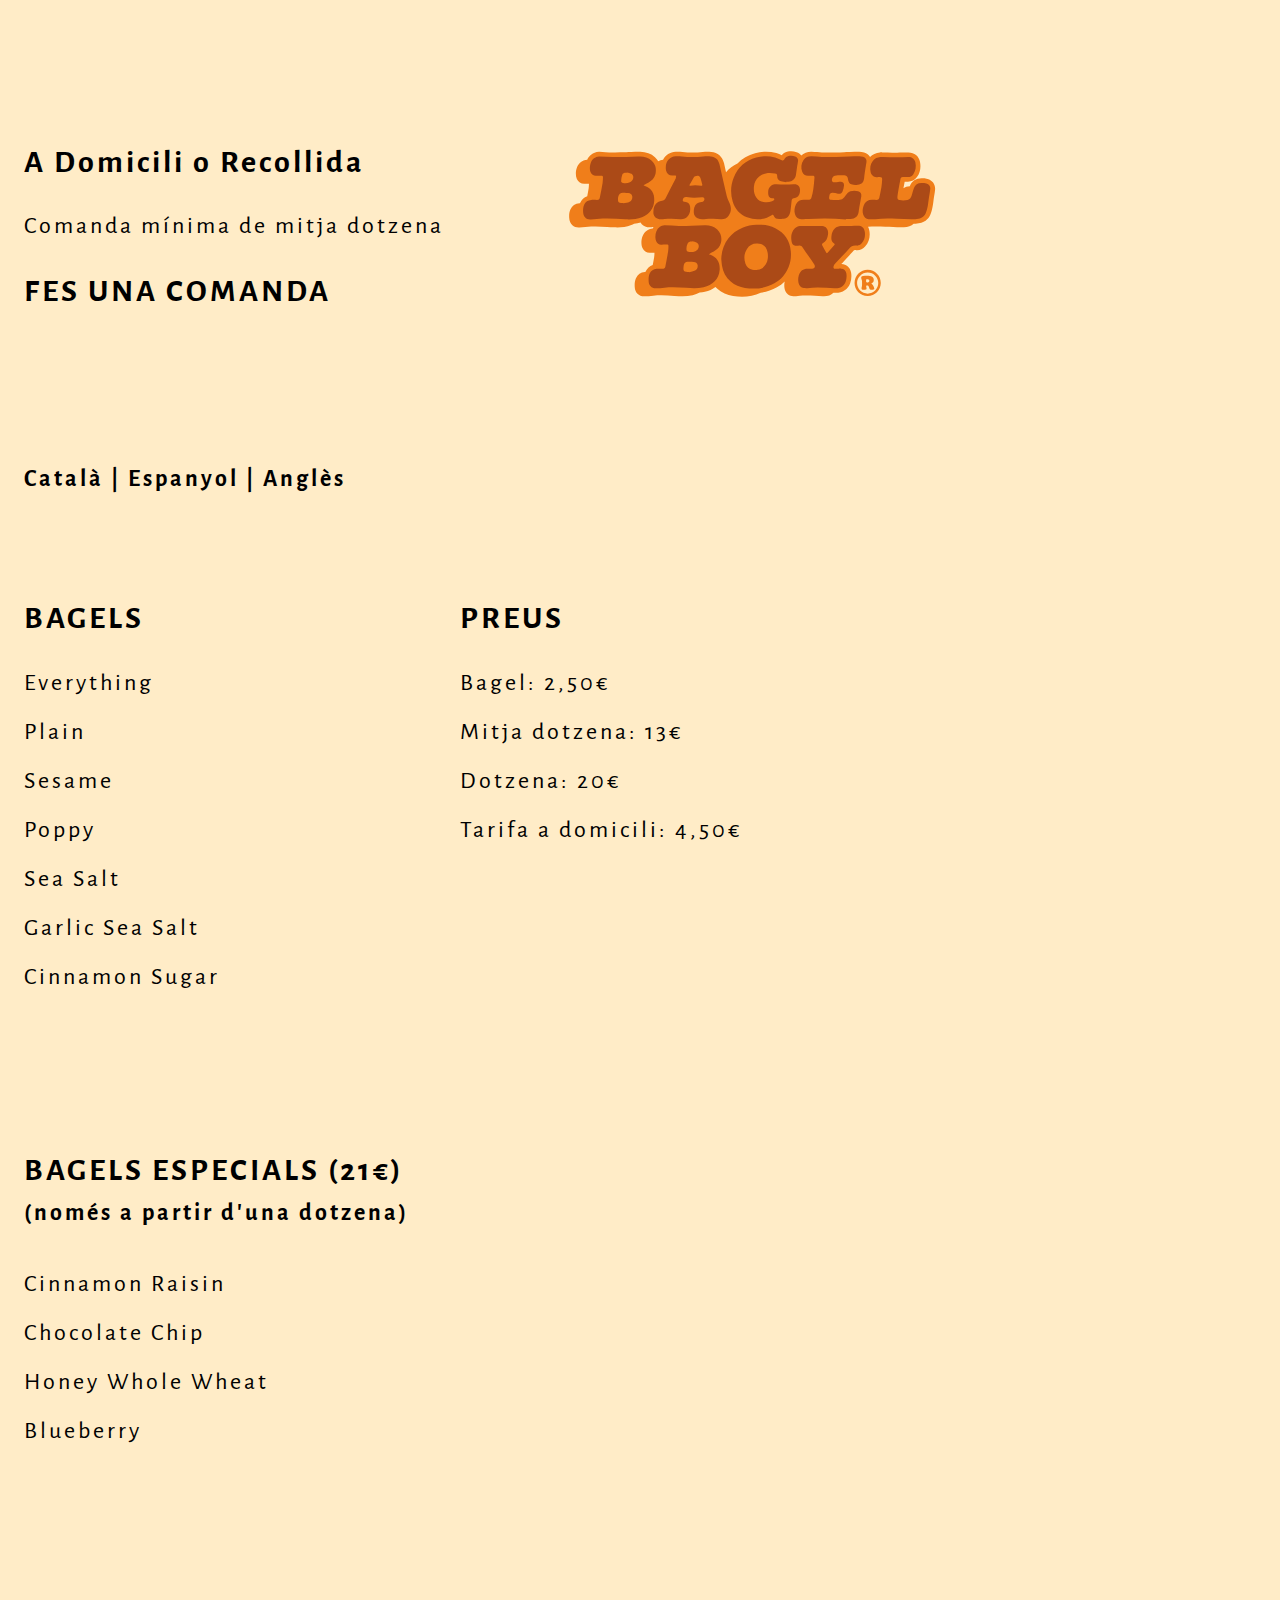
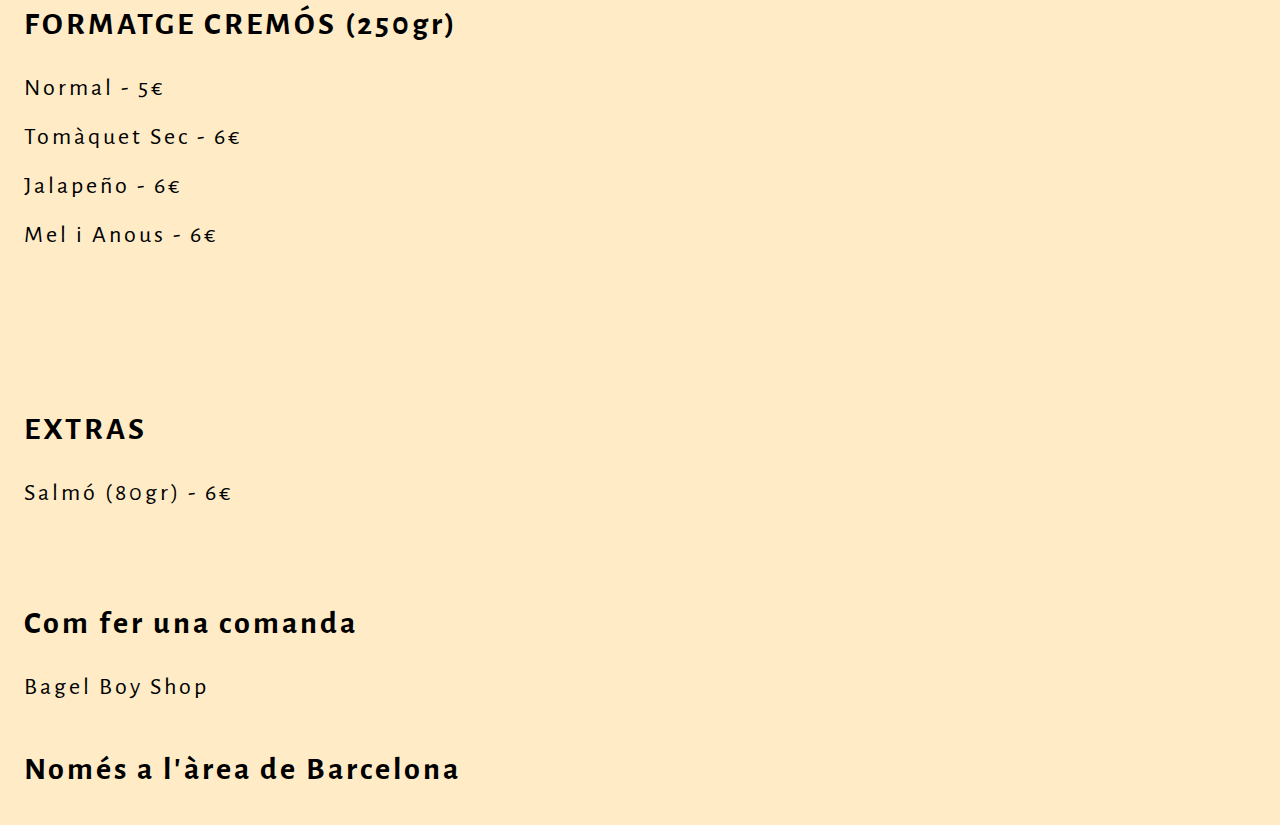
<file: index.html>
<!DOCTYPE html>
<html lang="ca">
  <head>
      <meta charset="UTF-8">
      <meta name="viewport" content="width=device-width, initial-scale=1.0">
      <title> Bagel Boy </title>
      <meta name="description" content="Serving NY style bagels in Barcelona">
      <link rel="icon" href="/documents/logo bagel boy profile sin circulo.jpg" type="image/svg">
      <link rel="stylesheet" href="/css/html.css">
      <link rel="preconnect" href="https://fonts.googleapis.com">
      <link rel="preconnect" href="https://fonts.gstatic.com" crossorigin>
      <link href="https://fonts.googleapis.com/css2?family=Alegreya+Sans:wght@400;700&display=swap" rel="stylesheet"> 
  </head>
</html>
<body>
  <div class="body">
    <div class="top-of-page">
      <div class="title">
        <h1>A Domicili o Recollida</h1>
        <p>Comanda mínima de mitja dotzena</p>
        <h1 class="button">
          <a href="https://www.bagelboycoshop.com">FES UNA COMANDA</a>
        </h1>
      </div>
      <div class="title-logo">
        <div class="img">
          <a href="https://www.instagram.com/bagelboyco/"><img src="/documents/Bagelboylogo2025.svg"></a>
        </div>
      </div>
    </div>
    <div class="language">
      <h2>
        <a href='/index.html'>Català</a> | 
        <a href='/html-es/index.html'>Espanyol</a> | 
        <a href='/html-en/index.html'>Anglès</a>
      </h2>
    </div>
    <div class="menu">
      <div class="bagels">
        <h1>BAGELS</h1>
        <p><a href="https://www.bagelboycoshop.com/shop-1/p/everything">Everything</a></p>
        <p><a href="https://www.bagelboycoshop.com/shop-1/p/plain">Plain</a></p>
        <p><a href="https://www.bagelboycoshop.com/shop-1/p/sesame">Sesame</a></p>
        <p><a href="https://www.bagelboycoshop.com/shop-1/p/poppy">Poppy</a></p>
        <p><a href="https://www.bagelboycoshop.com/shop-1/p/sea-salt">Sea Salt</a></p>
        <p><a href="https://www.bagelboycoshop.com/shop-1/p/garlic-sea-salt">Garlic Sea Salt</a></p>
        <p><a href="https://www.bagelboycoshop.com/shop-1/p/cinnamon-sugar">Cinnamon Sugar</a></p>
      </div>
      <div class="prices">
        <h1>PREUS</h1>
        <p>Bagel: 2,50€</p>
        <p>Mitja dotzena: 13€</p>
        <p>Dotzena: 20€</p>
        <p>Tarifa a domicili: 4,50€</p>
      </div>
    </div>
    <div class="special-bagels">
      <div class="bagels">
        <h1>BAGELS ESPECIALS (21€)<p>(només a partir d'una dotzena)</p></h1>
        <p><a href="https://www.bagelboycoshop.com/shop-1/p/cinnamon-raisin">Cinnamon Raisin</a></p>
        <p><a href="https://www.bagelboycoshop.com/shop-1/p/chocolate-chip">Chocolate Chip</a></p>
        <p><a href="https://www.bagelboycoshop.com/shop-1/p/honey-whole-wheat">Honey Whole Wheat</a></p>
        <p><a href="https://www.bagelboycoshop.com/shop-1/p/blueberry">Blueberry</a></p>
      </div>
    </div>
    <div class="special-bagels">
      <div class="bagels">
        <h1>FORMATGE CREMÓS (250gr)</h1>
        <p><a href="https://www.bagelboycoshop.com/shop-1/p/plain-cream-cheese">Normal - 5€</a></p>
        <p><a href="https://www.bagelboycoshop.com/shop-1/p/sun-dried-tomato-cream-cheese">Tomàquet Sec - 6€</a></p>
        <p><a href="https://www.bagelboycoshop.com/shop-1/p/jalapeno-cream-cheese">Jalapeño - 6€</a></p>
        <p><a href="https://www.bagelboycoshop.com/shop-1/p/honey-walnut-cream-cheese">Mel i Anous - 6€</a></p>
      </div>
    </div>
    <div class="special-bagels">
      <div class="bagels">
        <h1>EXTRAS</h1>
        <p>Salmó (80gr) - 6€</p>
      </div>
    </div>
    <div class="order">
      <h1>Com fer una comanda</h1>
    </div>
    <div class="contact">
      <p>
        <a href="https://www.instagram.com/bagelboyco/">Bagel Boy Shop</a>
      </p>
    </div>
    <div class="footer">
      <h1>Només a l'àrea de Barcelona</h1>
    </div>
  </div>
</body>
</file>
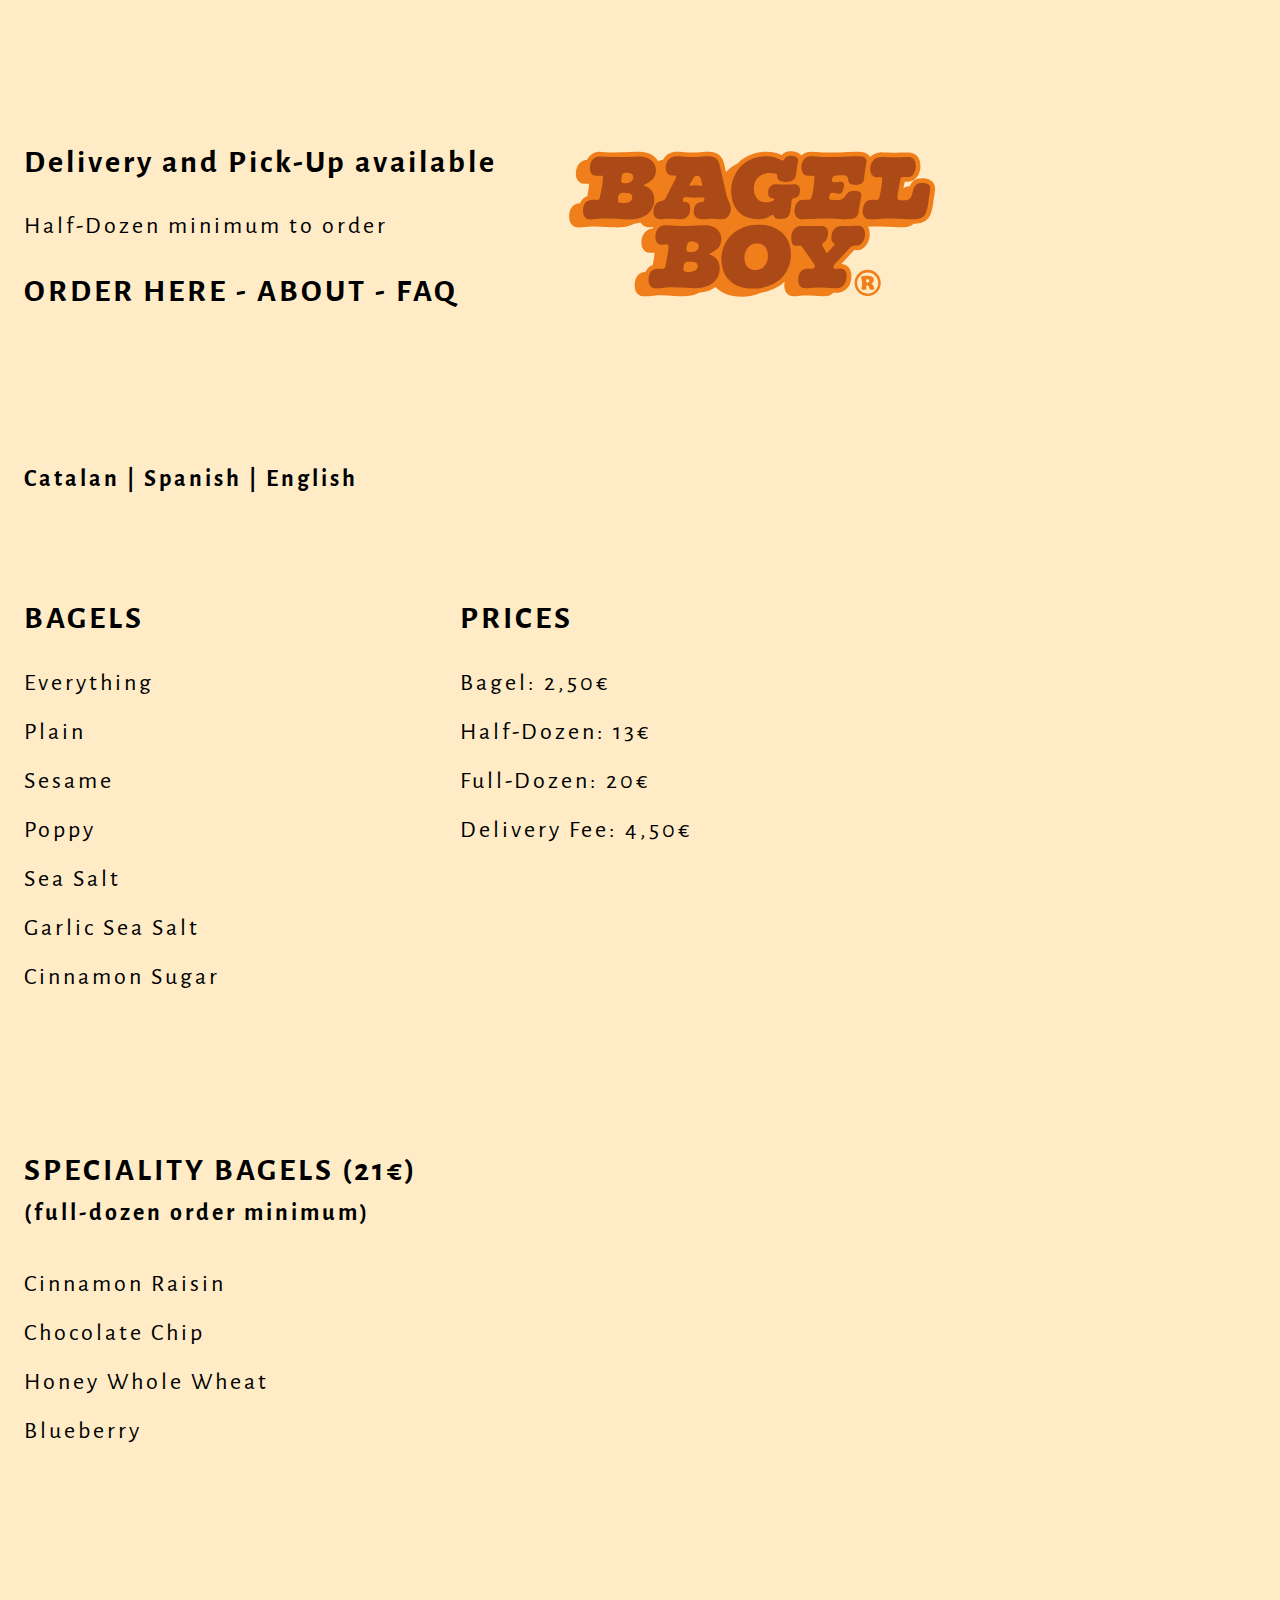
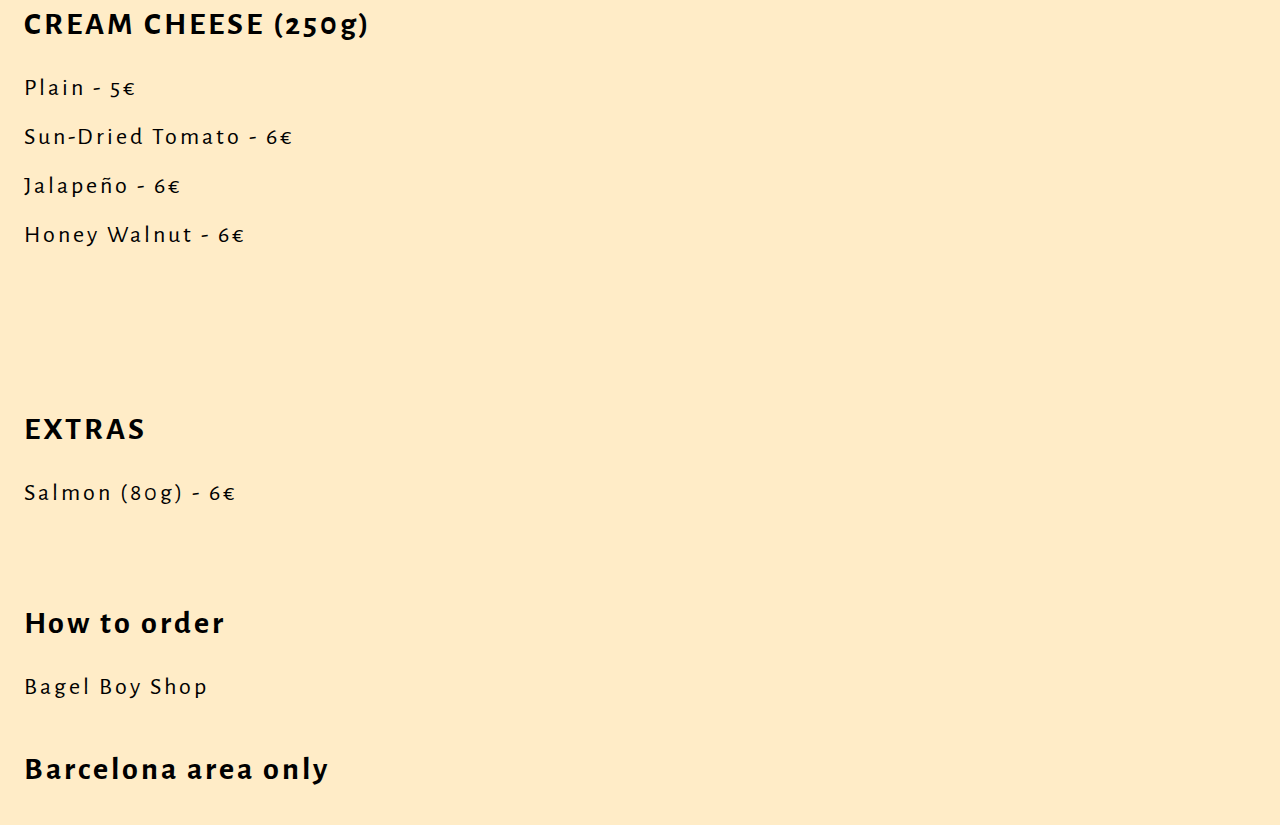
<file: html-en/index.html>
<!DOCTYPE html>
<html lang="en">
  <head>
      <meta charset="UTF-8">
      <meta name="viewport" content="width=device-width, initial-scale=1.0">
      <title> Bagel Boy </title>
      <meta name="description" content="Serving NYC style bagels in Barcelona">
      <link rel="icon" href="/documents/logo bagel boy profile sin circulo.jpg" type="image/svg">
      <link rel="stylesheet" href="/css/html.css">
      <link rel="preconnect" href="https://fonts.googleapis.com">
      <link rel="preconnect" href="https://fonts.gstatic.com" crossorigin>
      <link href="https://fonts.googleapis.com/css2?family=Alegreya+Sans:wght@400;700&display=swap" rel="stylesheet">
  </head>
</html>
<body>
  <div class="body">
    <div class="top-of-page">
      <div class="title">
        <h1>Delivery and Pick-Up available</h1>
        <p>Half-Dozen minimum to order</p>
        <h1 class="button">
          <a href="https://www.bagelboycoshop.com">ORDER HERE</a> - <a href='about-en.html'>ABOUT</a> - <a href='FAQ-en.html'>FAQ</a>
        </h1>
      </div>
      <div class="title-logo">
        <div class="img">
          <a href="https://www.instagram.com/bagelboyco/"><img src="/documents/Bagelboylogo2025.svg"></a>
        </div>
      </div>
    </div>
    <div class="language">
      <h2>
        <a href='/index.html'>Catalan</a> | 
        <a href='/html-es/index.html'>Spanish</a> | 
        <a href='/html-en/index.html'>English</a>
      </h2>
    </div>
    <div class="menu">
      <div class="bagels">
        <h1>BAGELS</h1>
        <p><a href="https://www.bagelboycoshop.com/shop-1/p/everything">Everything</a></p>
        <p><a href="https://www.bagelboycoshop.com/shop-1/p/plain">Plain</a></p>
        <p><a href="https://www.bagelboycoshop.com/shop-1/p/sesame">Sesame</a></p>
        <p><a href="https://www.bagelboycoshop.com/shop-1/p/poppy">Poppy</a></p>
        <p><a href="https://www.bagelboycoshop.com/shop-1/p/sea-salt">Sea Salt</a></p>
        <p><a href="https://www.bagelboycoshop.com/shop-1/p/garlic-sea-salt">Garlic Sea Salt</a></p>
        <p><a href="https://www.bagelboycoshop.com/shop-1/p/cinnamon-sugar">Cinnamon Sugar</a></p>
      </div>
      <div class="prices">
        <h1>PRICES</h1>
        <p>Bagel: 2,50€</p>
        <p>Half-Dozen: 13€</p>
        <p>Full-Dozen: 20€</p>
        <p>Delivery Fee: 4,50€</p>
      </div>
    </div>
    <div class="special-bagels">
      <div class="bagels">
        <h1>SPECIALITY BAGELS (21€)<p>(full-dozen order minimum)</p></h1>
        <p><a href="https://www.bagelboycoshop.com/shop-1/p/cinnamon-raisin">Cinnamon Raisin</a></p>
        <p><a href="https://www.bagelboycoshop.com/shop-1/p/chocolate-chip">Chocolate Chip</a></p>
        <p><a href="https://www.bagelboycoshop.com/shop-1/p/honey-whole-wheat">Honey Whole Wheat</a></p>
        <p><a href="https://www.bagelboycoshop.com/shop-1/p/blueberry">Blueberry</a></p>
      </div>
    </div>
    <div class="special-bagels">
      <div class="bagels">
        <h1>CREAM CHEESE (250g)</h1>
        <p><a href="https://www.bagelboycoshop.com/shop-1/p/plain-cream-cheese">Plain - 5€</a></p>
        <p><a href="https://www.bagelboycoshop.com/shop-1/p/sun-dried-tomato-cream-cheese">Sun-Dried Tomato - 6€</a></p>
        <p><a href="https://www.bagelboycoshop.com/shop-1/p/jalapeno-cream-cheese">Jalapeño - 6€</a></p>
        <p><a href="https://www.bagelboycoshop.com/shop-1/p/honey-walnut-cream-cheese">Honey Walnut - 6€</a></p>
      </div>
    </div>
    <div class="special-bagels">
      <div class="bagels">
        <h1>EXTRAS</h1>
        <p>Salmon (80g) - 6€</p>
      </div>
    </div>
    <div class="order">
      <h1>How to order</h1>
    </div>
    <div class="contact">
      <p>
        <a href="https://www.bagelboycoshop.com">Bagel Boy Shop</a>
      </p>
    </div>
    <div class="footer">
      <h1>Barcelona area only</h1>
    </div>
  </div>
</body>
</file>
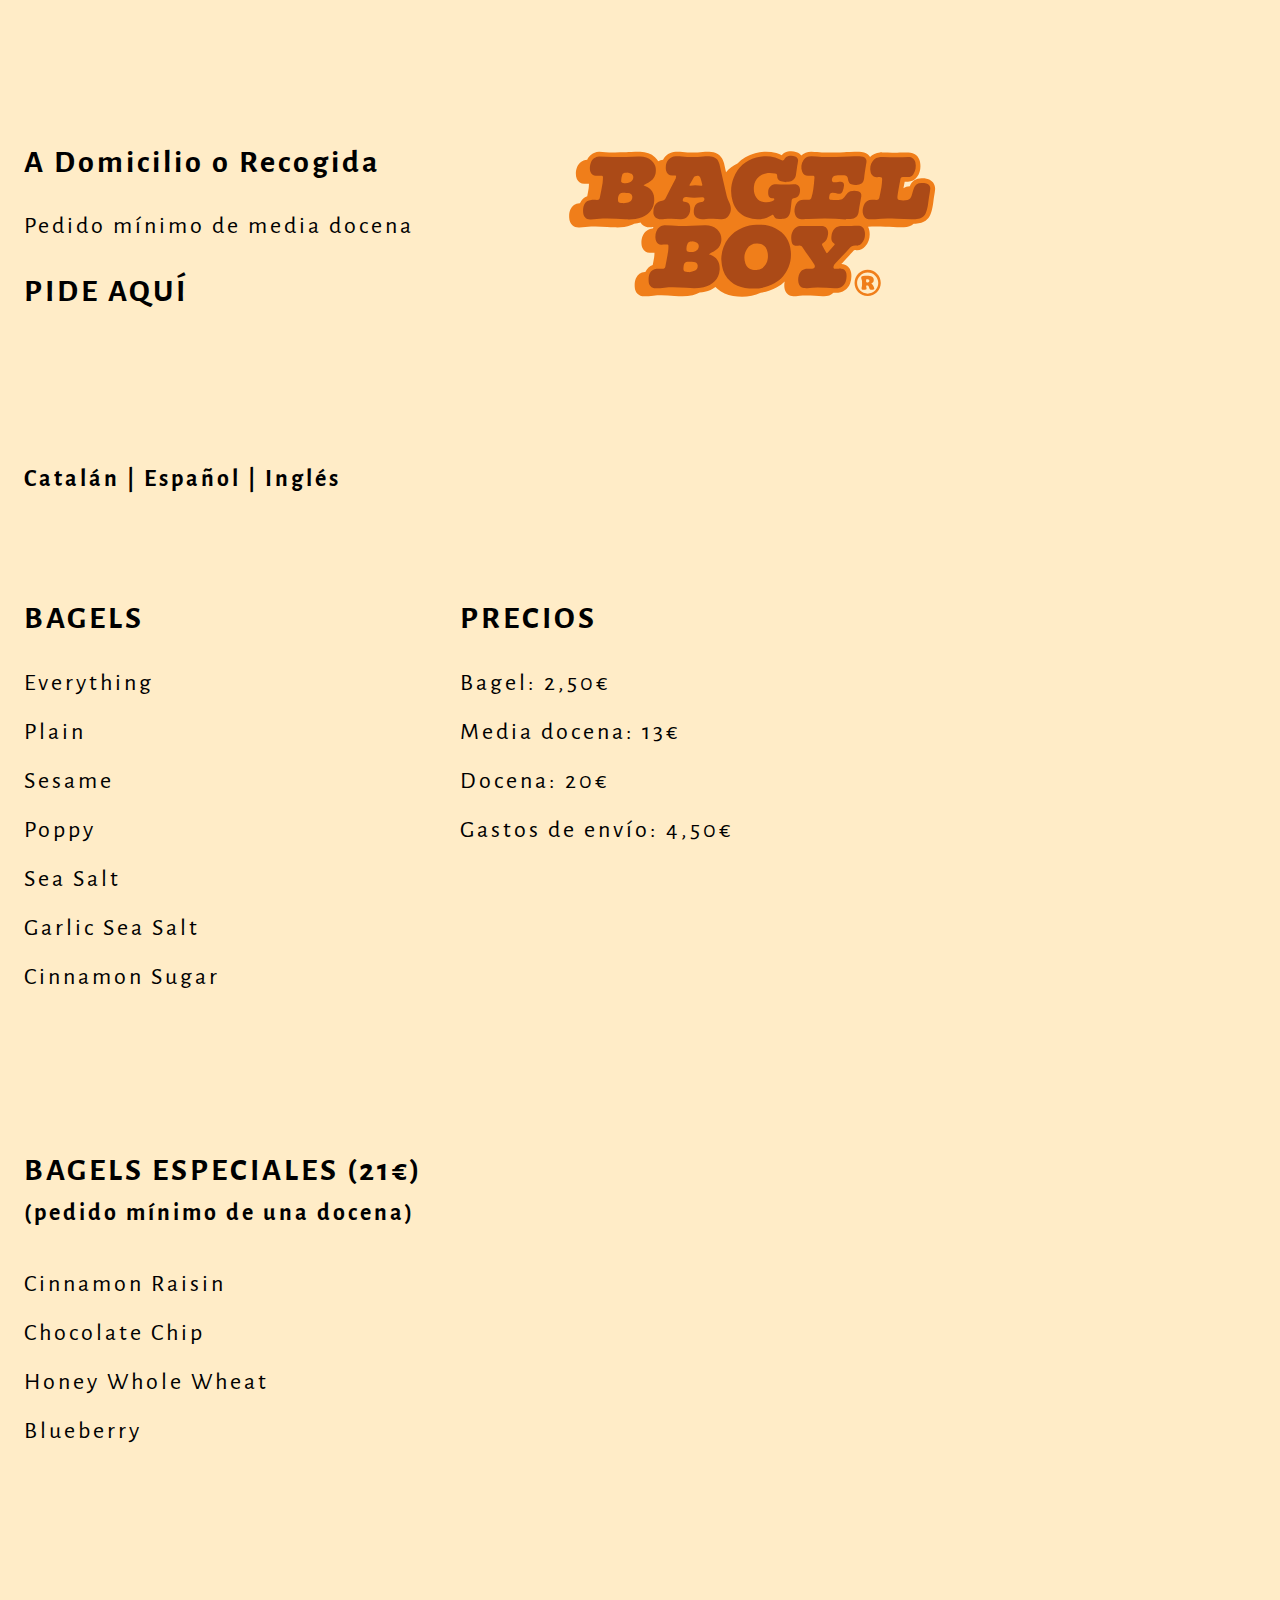
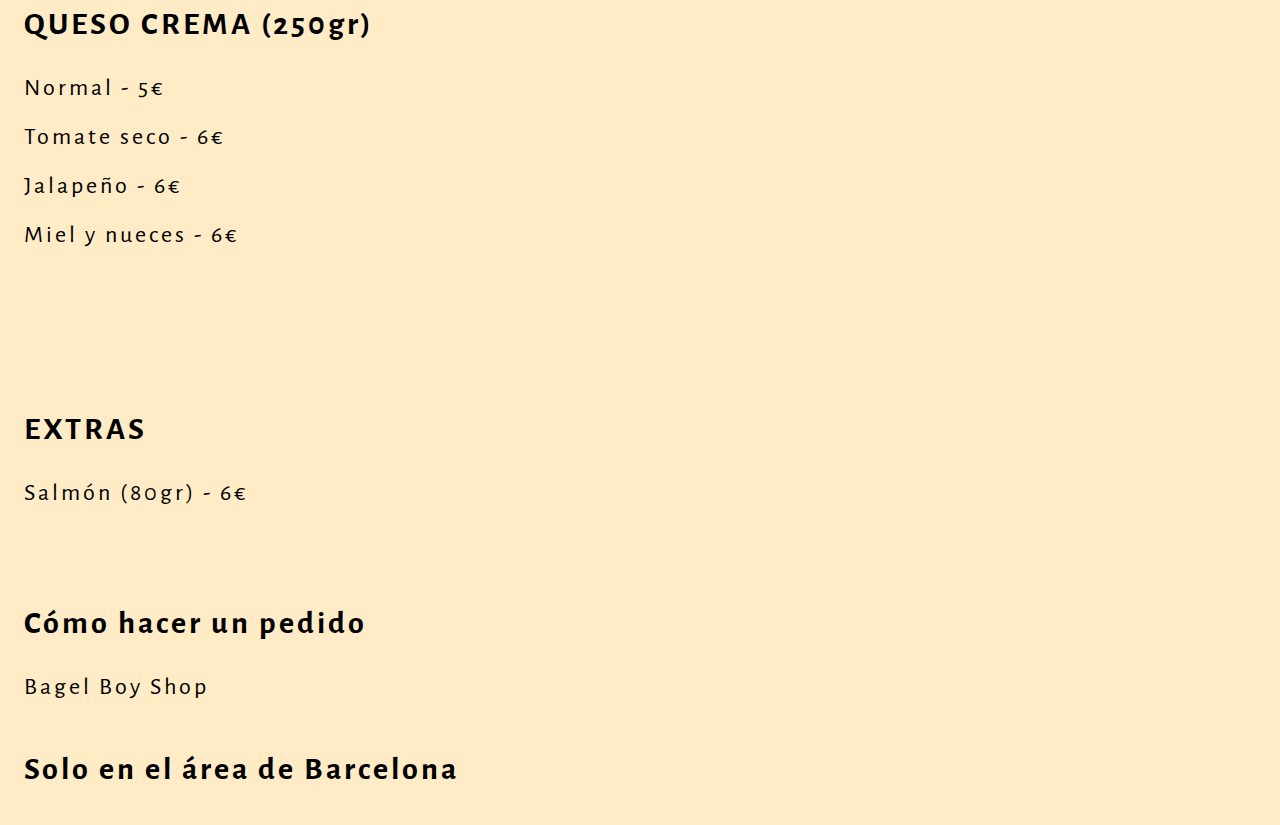
<file: html-es/index.html>
<!DOCTYPE html>
<html lang="es">
  <head>
      <meta charset="UTF-8">
      <meta name="viewport" content="width=device-width, initial-scale=1.0">
      <title> Bagel Boy </title>
      <meta name="description" content="Serving NYC style bagels in Barcelona">
      <link rel="icon" href="/documents/logo bagel boy profile sin circulo.jpg" type="image/svg">
      <link rel="stylesheet" href="/css/html.css">
      <link rel="preconnect" href="https://fonts.googleapis.com">
      <link rel="preconnect" href="https://fonts.gstatic.com" crossorigin>
      <link href="https://fonts.googleapis.com/css2?family=Alegreya+Sans:wght@400;700&display=swap" rel="stylesheet">
  </head>
</html>
<body>
  <div class="body">
    <div class="top-of-page">
      <div class="title">
        <h1>A Domicilio o Recogida</h1>
        <p>Pedido mínimo de media docena</p>
        <h1 class="button">
          <a href="https://www.bagelboycoshop.com">PIDE AQUÍ</a>
        </h1>
      </div>
      <div class="title-logo">
        <div class="img">
          <a href="https://www.instagram.com/bagelboyco/"><img src="/documents/Bagelboylogo2025.svg"></a>
        </div>
      </div>
    </div>
    <div class="language">
      <h2>
        <a href='/index.html'>Catalán</a> | 
        <a href='/html-es/index.html'>Español</a> | 
        <a href='/html-en/index.html'>Inglés</a>
      </h2>
    </div>
    <div class="menu">
      <div class="bagels">
        <h1>BAGELS</h1>
        <p><a href="https://www.bagelboycoshop.com/shop-1/p/everything">Everything</a></p>
        <p><a href="https://www.bagelboycoshop.com/shop-1/p/plain">Plain</a></p>
        <p><a href="https://www.bagelboycoshop.com/shop-1/p/sesame">Sesame</a></p>
        <p><a href="https://www.bagelboycoshop.com/shop-1/p/poppy">Poppy</a></p>
        <p><a href="https://www.bagelboycoshop.com/shop-1/p/sea-salt">Sea Salt</a></p>
        <p><a href="https://www.bagelboycoshop.com/shop-1/p/garlic-sea-salt">Garlic Sea Salt</a></p>
        <p><a href="https://www.bagelboycoshop.com/shop-1/p/cinnamon-sugar">Cinnamon Sugar</a></p>
      </div>
      <div class="prices">
        <h1>PRECIOS</h1>
        <p>Bagel: 2,50€</p>
        <p>Media docena: 13€</p>
        <p>Docena: 20€</p>
        <p>Gastos de envío: 4,50€</p>
      </div>
    </div>
    <div class="special-bagels">
      <div class="bagels">
        <h1>BAGELS ESPECIALES (21€)<p>(pedido mínimo de una docena)</p></h1>
        <p><a href="https://www.bagelboycoshop.com/shop-1/p/cinnamon-raisin">Cinnamon Raisin</a></p>
        <p><a href="https://www.bagelboycoshop.com/shop-1/p/chocolate-chip">Chocolate Chip</a></p>
        <p><a href="https://www.bagelboycoshop.com/shop-1/p/honey-whole-wheat">Honey Whole Wheat</a></p>
        <p><a href="https://www.bagelboycoshop.com/shop-1/p/blueberry">Blueberry</a></p>
      </div>
    </div>
    <div class="special-bagels">
      <div class="bagels">
        <h1>QUESO CREMA (250gr)</h1>
        <p><a href="https://www.bagelboycoshop.com/shop-1/p/plain-cream-cheese">Normal - 5€</a></p>
        <p><a href="https://www.bagelboycoshop.com/shop-1/p/sun-dried-tomato-cream-cheese">Tomate seco - 6€</a></p>
        <p><a href="https://www.bagelboycoshop.com/shop-1/p/jalapeno-cream-cheese">Jalapeño - 6€</a></p>
        <p><a href="https://www.bagelboycoshop.com/shop-1/p/honey-walnut-cream-cheese">Miel y nueces - 6€</a></p>
      </div>
    </div>
    <div class="special-bagels">
      <div class="bagels">
        <h1>EXTRAS</h1>
        <p>Salmón (80gr) - 6€</p>
      </div>
    </div>
    <div class="order">
      <h1>Cómo hacer un pedido</h1>
    </div>
    <div class="contact">
      <p>
        <a href="https://www.bagelboycoshop.com">Bagel Boy Shop</a>
      </p>
    </div>
    <div class="footer">
      <h1>Solo en el área de Barcelona</h1>
    </div>
  </div>
</body>
</file>
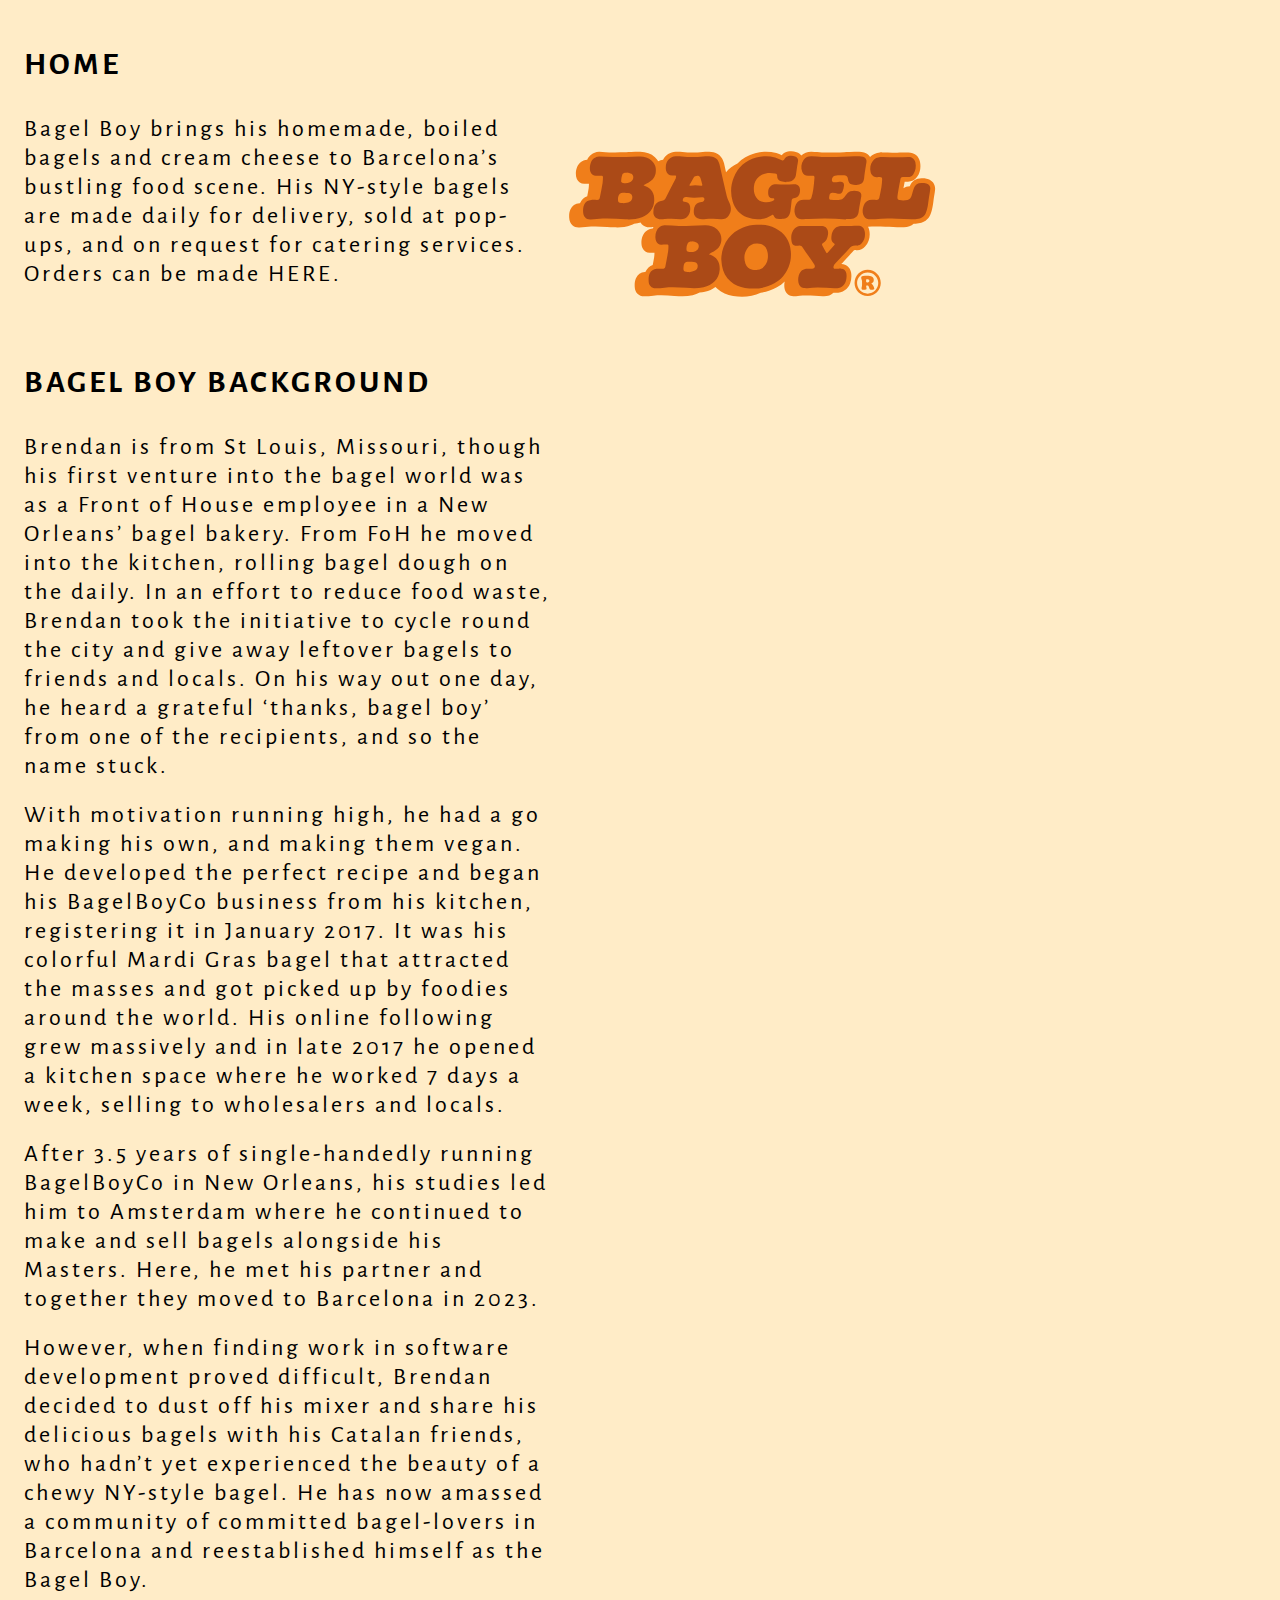
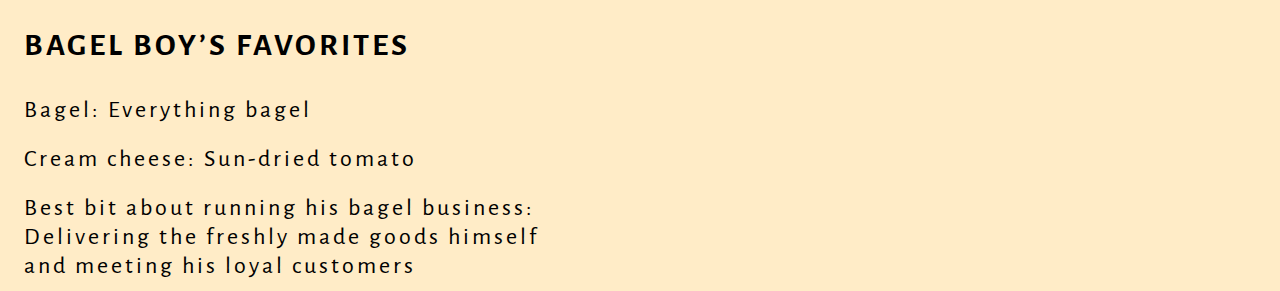
<file: html-en/about-en.html>
<!DOCTYPE html>
<html lang="en">
  <head>
      <meta charset="UTF-8">
      <meta name="viewport" content="width=device-width, initial-scale=1.0">
      <title> Bagel Boy </title>
      <meta name="description" content="Serving NYC style bagels in Barcelona">
      <link rel="icon" href="/documents/logo bagel boy profile sin circulo.jpg" type="image/svg">
      <link rel="stylesheet" href="/css/html.css">
      <link rel="preconnect" href="https://fonts.googleapis.com">
      <link rel="preconnect" href="https://fonts.gstatic.com" crossorigin>
      <link href="https://fonts.googleapis.com/css2?family=Alegreya+Sans:wght@400;700&display=swap" rel="stylesheet">
  </head>
</html>
<body>
  <div class="body">
    <div class="top-of-page">
      <div class="title">
        <h1><a href='index.html'>HOME</a></h1>
        <p>Bagel Boy brings his homemade, boiled bagels and cream cheese to Barcelona’s bustling food scene. His NY-style bagels are made daily for delivery, sold at pop-ups, and on request for catering services. Orders can be made <a href="https://www.bagelboycoshop.com">HERE.</a></p>
        <h1 class="button">
          <h1>BAGEL BOY BACKGROUND</h1>
          <p>Brendan is from St Louis, Missouri, though his first venture into the bagel world was as a Front of House employee in a New Orleans’ bagel bakery. From FoH he moved into the kitchen, rolling bagel dough on the daily. In an effort to reduce food waste, Brendan took the initiative to cycle round the city and give away leftover bagels to friends and locals. On his way out one day, he heard a grateful ‘thanks, bagel boy’ from one of the recipients, and so the name stuck.</p>
          <p>With motivation running high, he had a go making his own, and making them vegan. He developed the perfect recipe and began his BagelBoyCo business from his kitchen, registering it in January 2017. It was his colorful Mardi Gras bagel that attracted the masses and got picked up by foodies around the world. His online following grew massively and in late 2017 he opened a kitchen space where he worked 7 days a week, selling to wholesalers and locals.</p>
          <p>After 3.5 years of single-handedly running BagelBoyCo in New Orleans, his studies led him to Amsterdam where he continued to make and sell bagels alongside his Masters. Here, he met his partner and together they moved to Barcelona in 2023.</p>
          <p>However, when finding work in software development proved difficult, Brendan decided to dust off his mixer and share his delicious bagels with his Catalan friends, who hadn’t yet experienced the beauty of a chewy NY-style bagel. He has now amassed a community of committed bagel-lovers in Barcelona and reestablished himself as the Bagel Boy.</p>
          <h1>BAGEL BOY’S FAVORITES</h1>
          <p>Bagel: Everything bagel</p>
          <p>Cream cheese: Sun-dried tomato</p>
          <p>Best bit about running his bagel business: Delivering the freshly made goods himself and meeting his loyal customers</p>
        </h1>
      </div>
      <div class="title-logo">
        <div class="img">
          <a href="https://www.instagram.com/bagelboyco/"><img src="/documents/Bagelboylogo2025.svg"></a>
        </div>
      </div>
    </div>
  </div>
</body>
</file>
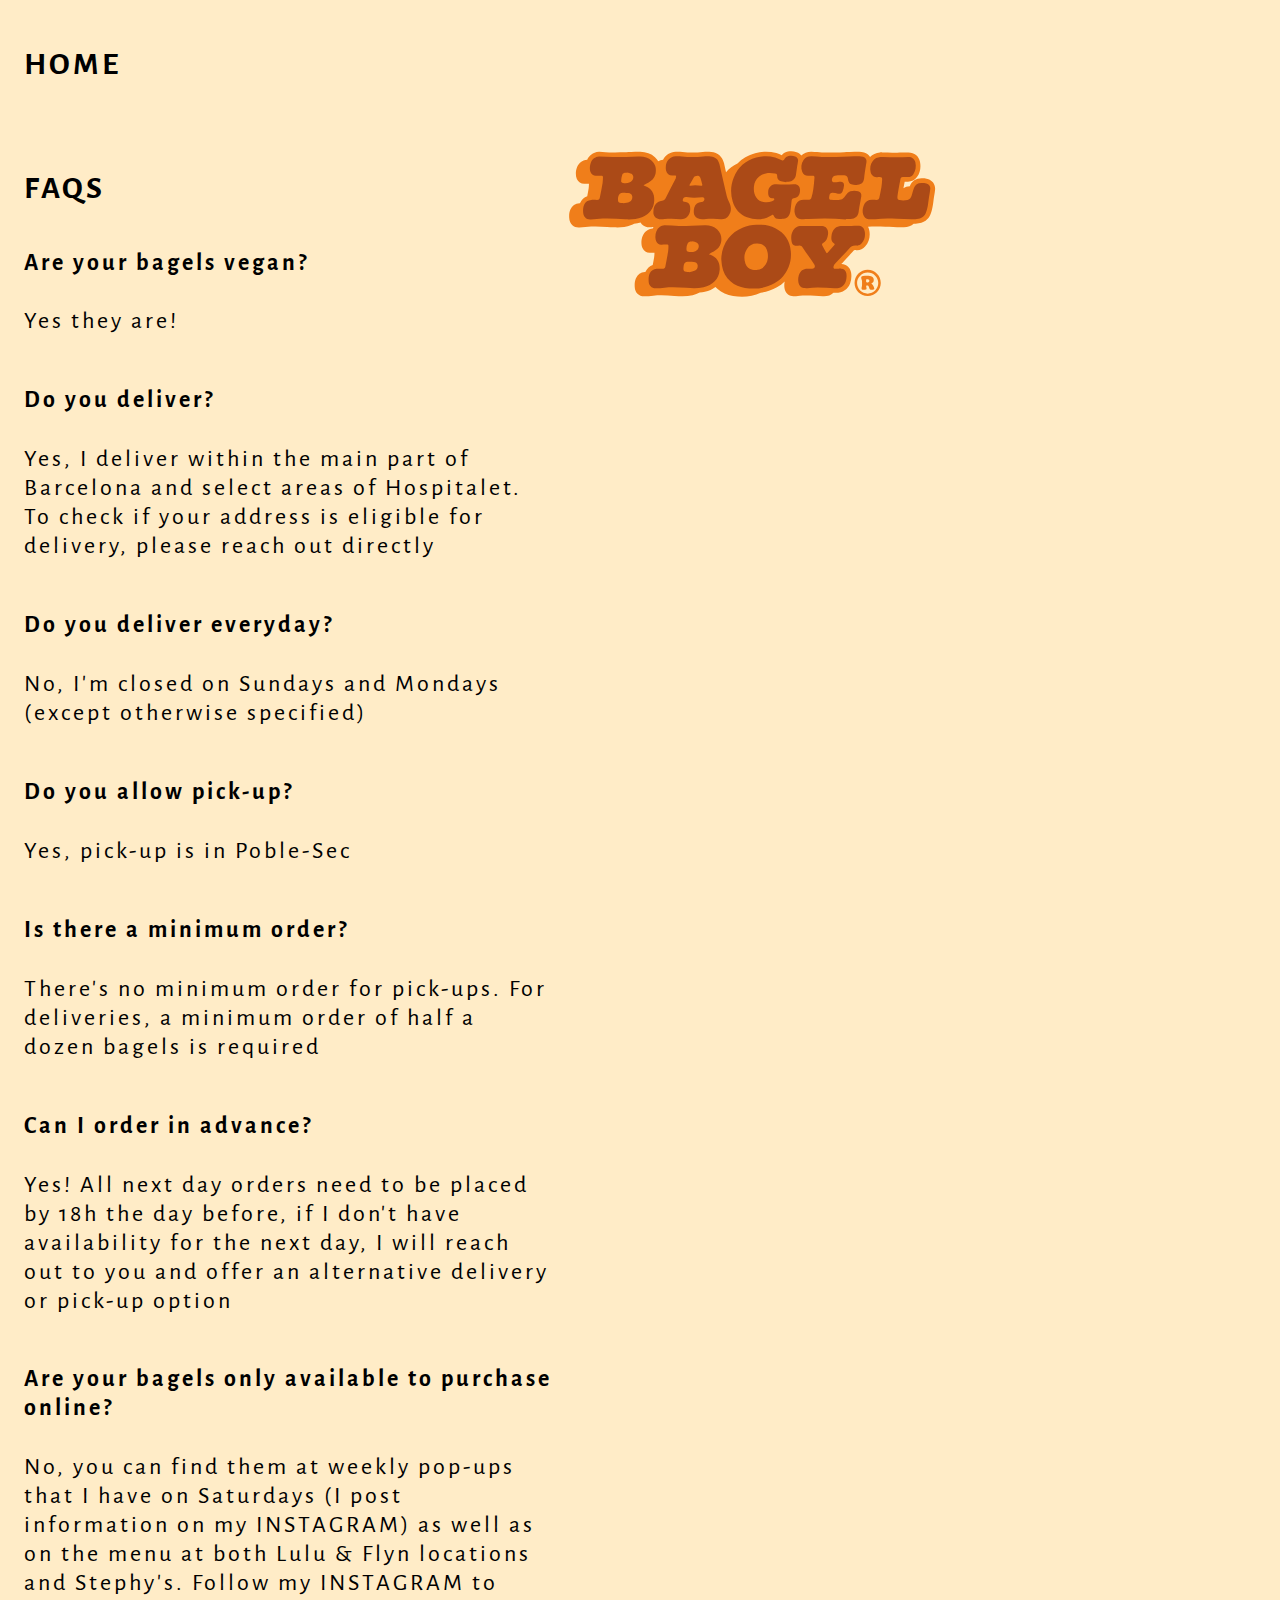
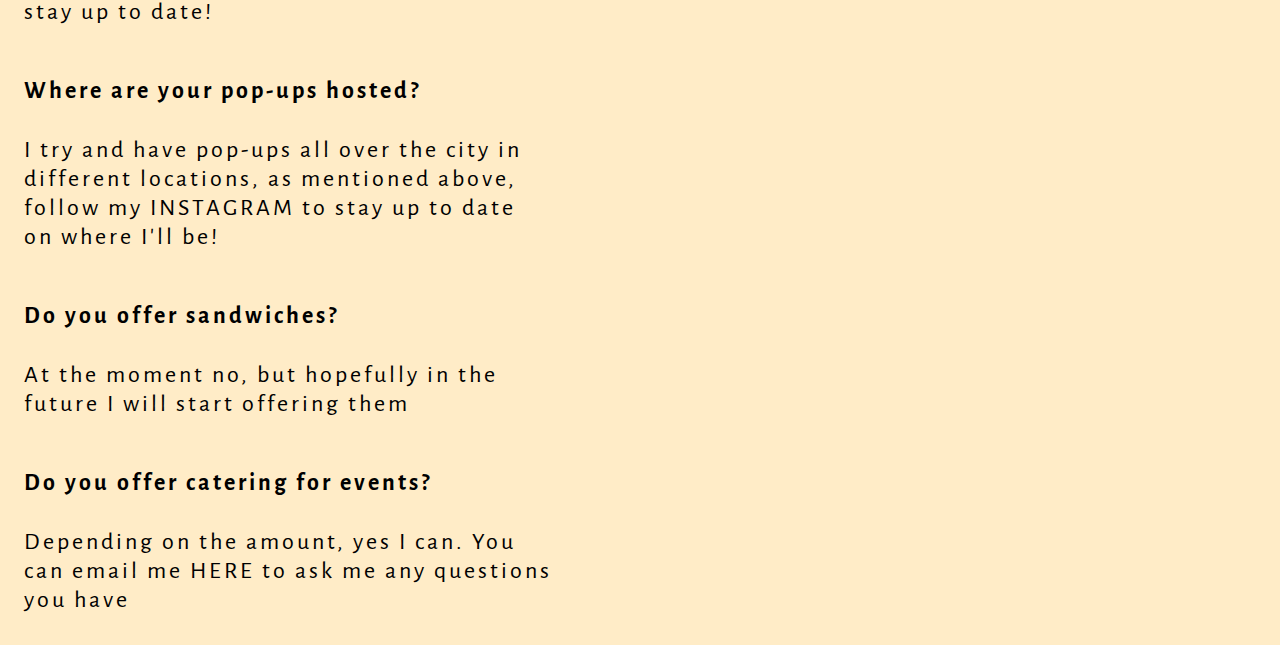
<file: html-en/FAQ-en.html>
<!DOCTYPE html>
<html lang="en">
  <head>
      <meta charset="UTF-8">
      <meta name="viewport" content="width=device-width, initial-scale=1.0">
      <title> Bagel Boy </title>
      <meta name="description" content="Serving NYC style bagels in Barcelona">
      <link rel="icon" href="/documents/logo bagel boy profile sin circulo.jpg" type="image/svg">
      <link rel="stylesheet" href="/css/html.css">
      <link rel="preconnect" href="https://fonts.googleapis.com">
      <link rel="preconnect" href="https://fonts.gstatic.com" crossorigin>
      <link href="https://fonts.googleapis.com/css2?family=Alegreya+Sans:wght@400;700&display=swap" rel="stylesheet">
  </head>
</html>
<body>
    <div class="body">
      <div class="top-of-page">
        <div class="title">
          <h1><a href='index.html'>HOME</a></h1>
          <h1 class="button">
            <h1>FAQS</h1>
            <h2>Are your bagels vegan?</h2>
            <p>Yes they are!</p>
            <p></p>
            <h2>Do you deliver?</h2>
            <p>Yes, I deliver within the main part of Barcelona and select areas of Hospitalet. To check if your address is eligible for delivery, please reach out directly</p>
            <p></p>
            <h2>Do you deliver everyday?</h2>
            <p>No, I'm closed on Sundays and Mondays (except otherwise specified)</p>
            <p></p>
            <h2>Do you allow pick-up?</h2>
            <p>Yes, pick-up is in Poble-Sec</p>
            <p></p>
            <h2>Is there a minimum order?</h2>
            <p>There's no minimum order for pick-ups. For deliveries, a minimum order of half a dozen bagels is required</p>
            <p></p>
            <h2>Can I order in advance?</h2>
            <p>Yes! All next day orders need to be placed by 18h the day before, if I don't have availability for the next day, I will reach out to you and offer an alternative delivery or pick-up option</p>
            <p></p>
            <h2>Are your bagels only available to purchase online?</h2>
            <p>No, you can find them at weekly pop-ups that I have on Saturdays (I post information on my <a href="https://www.instagram.com/bagelboyco/">INSTAGRAM</a>) as well as on the menu at both Lulu & Flyn locations and Stephy's. Follow my <a href="https://www.instagram.com/bagelboyco/">INSTAGRAM</a> to stay up to date!</p>
            <p></p>
            <h2>Where are your pop-ups hosted?</h2>
            <p>I try and have pop-ups all over the city in different locations, as mentioned above, follow my <a href="https://www.instagram.com/bagelboyco/">INSTAGRAM</a> to stay up to date on where I'll be!</p>
            <p></p>
            <h2>Do you offer sandwiches?</h2>
            <p>At the moment no, but hopefully in the future I will start offering them</p>
            <p></p>
            <h2>Do you offer catering for events?</h2>
            <p>Depending on the amount, yes I can. You can email me <a href="mailto:bagelboyco@gmail.com">HERE</a> to ask me any questions you have</p>
            <p></p>
          </h1>
        </div>
        <div class="title-logo">
          <div class="img">
            <a href="https://www.instagram.com/bagelboyco/"><img src="/documents/Bagelboylogo2025.svg"></a>
          </div>
        </div>
      </div>
    </div>
  </body>
</file>
<file: css/html.css>
* {
  padding: 0rem;
  box-sizing: border-box;
}

html {
  scroll-behavior: smooth;
}

p {
  font-size: 1.5rem;
  font-family: "Alegreya Sans", sans-serif;
  margin: 10px 0;
}

body {
  background-color: rgb(255, 236, 199);
  font-family: "Alegreya Sans", sans-serif;
  letter-spacing: 3px;
  width: 100vw;
  height: 100vh;
  padding: 1rem;
  text-align: left;
}

img {
  height: 400px;
  width: 400px;
}

.top-of-page {
  display: flex;
  justify-content: space-between;
}

.title {
  display: flex;
  justify-content: center;
  flex-direction: column;
}

.title-logo {
  display: flex;
  justify-content: center;
  padding-right: 20rem;
}

.body a {
  text-decoration: none;
  color: black;
  transition: .1s;
}

.body a:hover {
  color: grey;
}

.menu {
  display: flex;
  padding-top: 4rem;

}

.special-bagels {
  display: flex;
  justify-content: flex-start;
  padding-right: 4rem;
  padding-top: 8rem;
}

.contact {
  display: flex;
  justify-content: flex-start;
  padding-right: 4rem;
}

.bagels {
  display: flex;
  justify-content: flex-start;
  flex-direction: column;
  text-align: left;
  padding-right: 15rem;
}

.prices {
  display: flex;
  flex-direction: column;
  text-align: left;
}

.footer {
  padding: 1rem 0;
}

.language {
  padding-top: 1rem;
}

.order {
  padding-top: 4rem;
}

.button {
  /*width: 280px;
  margin-right: auto;
  border: 2px solid black;
  border-radius: 30px;
  background-color: transparent;
  font-size: 15px;
  font-weight: bold;
  line-height: 20px;
  text-align: center;*/
}

@media (max-width: 768px) {
  .body {
    font-size: .5rem;
    letter-spacing: 3px;
  }

  .body a {
    font-size: 1rem;
  }

  .menu {
    flex-direction: column;
    padding-right: 0;
    padding-left: 0;
  }

  .special-bagels {
    flex-direction: column;
    padding-right: 0;
    padding-left: 0;
    padding-top: 5rem;
  }

  .contact {
    padding-right: 0;
  }

  p {
    font-size: 1rem;
  }

  .prices {
    padding-top: 3rem;
  }

  .contact {
    flex-direction: column;
  }

  .bagels {
    padding-right: 0;
  }

  img {
    height: 200px;
    width: 200px;
  }

  .top-of-page {
    flex-direction: column-reverse;
  }

  .title-logo {
    padding-right: 0;
    justify-content: flex-start;
  }
}
</file>
